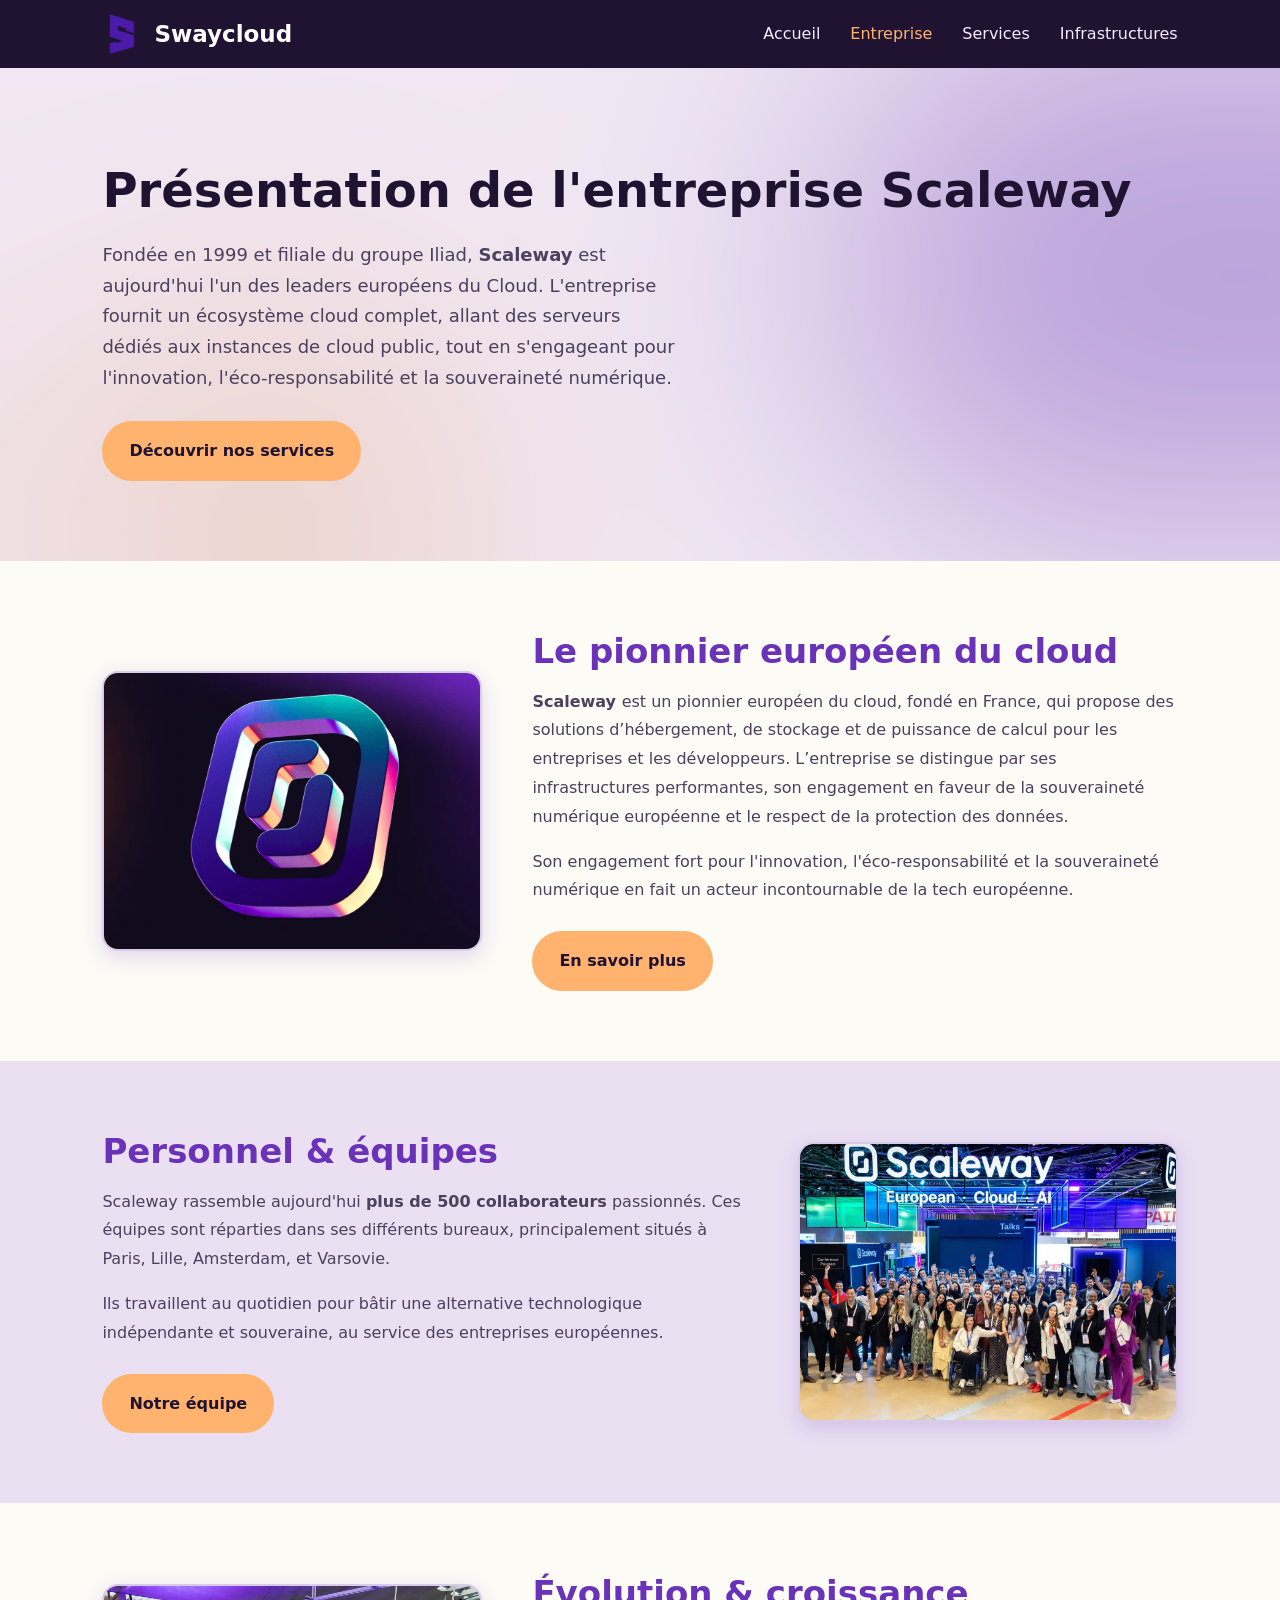
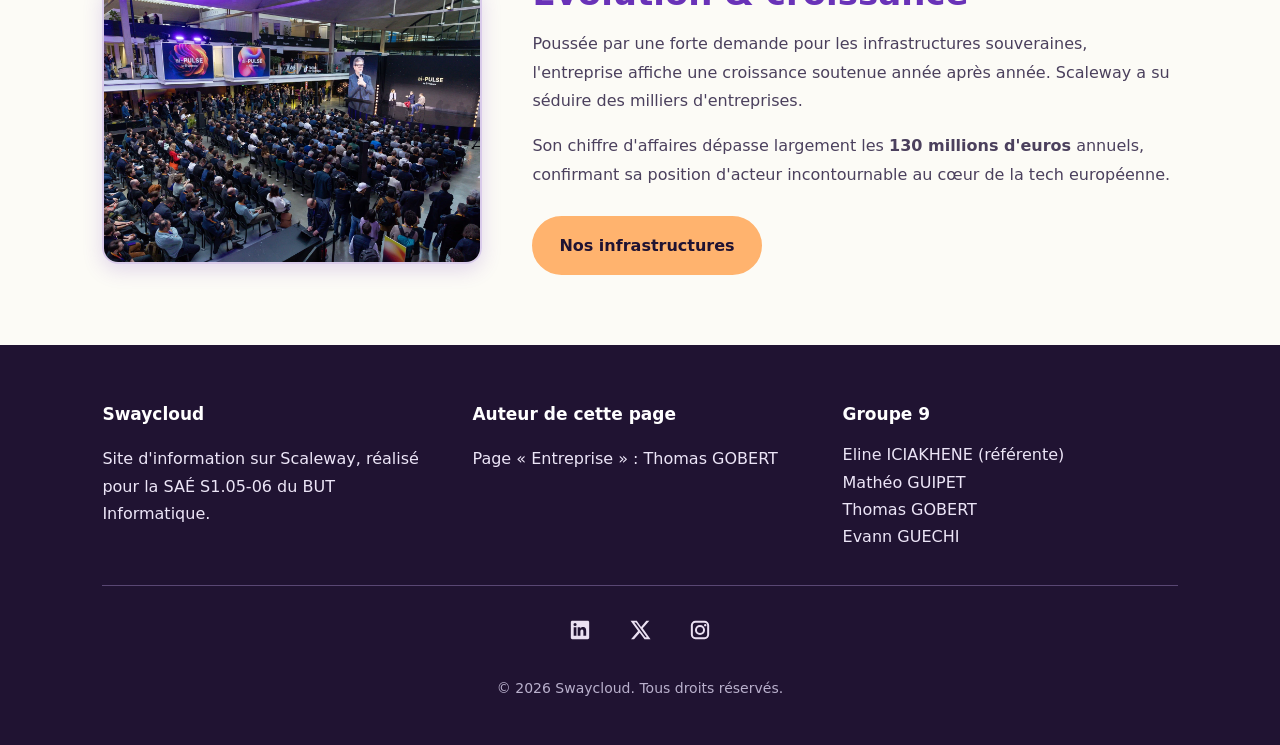
<file: entreprise.html>
<!DOCTYPE html>
<html lang="fr">

<head>
    <meta charset="utf-8">
    <meta name="viewport" content="width=device-width, initial-scale=1">
    <meta name="author" content="Thomas GOBERT">
    <title>Entreprise - Swaycloud</title>
    <link rel="icon" href="images/logo.png">
    <link rel="stylesheet" href="style.css">
</head>

<body>

    <nav class="navigation" aria-label="Menu principal">
        <a href="index.html" class="marque">
            <img src="images/logo.png" alt="">
            <span>Swaycloud</span>
        </a>

        <div class="menu">
            <a href="index.html">Accueil</a>
            <a href="entreprise.html" class="actif" aria-current="page">Entreprise</a>
            <a href="services.html">Services</a>
            <a href="infrastructures.html">Infrastructures</a>
        </div>
    </nav>

    <main>

        <!-- HERO -->
        <section class="hero">
            <div class="container">
                <h1>Présentation de l'entreprise Scaleway</h1>
                <p class="introduction">
                    Fondée en 1999 et filiale du groupe Iliad, <strong>Scaleway</strong> est aujourd'hui
                    l'un des leaders européens du Cloud. L'entreprise fournit un écosystème cloud complet,
                    allant des serveurs dédiés aux instances de cloud public, tout en s'engageant pour
                    l'innovation, l'éco-responsabilité et la souveraineté numérique.
                </p>
                <div class="boutons">
                    <a href="services.html" class="bouton">Découvrir nos services</a>
                </div>
            </div>
        </section>

        <!-- SECTION 1 : image à gauche -->
        <section class="section">
            <div class="container deux-colonnes">
                <img src="images/scaleway.jpg" alt="Logo Scaleway" class="image-carte">
                <div class="bloc-texte">
                    <h2>Le pionnier européen du cloud</h2>
                    <p><strong>Scaleway </strong>est un pionnier européen du cloud, fondé en France, qui propose des solutions d’hébergement, de stockage et de puissance de calcul pour les entreprises et les développeurs. L’entreprise se distingue par ses infrastructures performantes, son engagement en faveur de la souveraineté numérique européenne et le respect de la protection des données. </p>
                    <p>
                        Son engagement fort pour l'innovation, l'éco-responsabilité et la souveraineté
                        numérique en fait un acteur incontournable de la tech européenne.
                    </p>
                    <a href="https://www.welcometothejungle.com/fr/companies-v1/scaleway/team" class="bouton" target="_blank" rel="noopener noreferrer">En savoir plus</a>
                </div>
            </div>
        </section>

        <!-- SECTION 2 : image à droite -->
        <section class="section section--alt">
            <div class="container deux-colonnes deux-colonnes--inverse">
                <img src="images/équipe_scaleway.jpg" alt="Équipe Scaleway" class="image-carte">
                <div class="bloc-texte">
                    <h2>Personnel &amp; équipes</h2>
                    <p>
                        Scaleway rassemble aujourd'hui <strong>plus de 500 collaborateurs</strong> passionnés.
                        Ces équipes sont réparties dans ses différents bureaux, principalement situés à
                        Paris, Lille, Amsterdam, et Varsovie.
                    </p>
                    <p>
                        Ils travaillent au quotidien pour bâtir une alternative technologique indépendante
                        et souveraine, au service des entreprises européennes.
                    </p>
                    <a href="https://www.linkedin.com/company/scaleway/" class="bouton" target="_blank" rel="noopener noreferrer">Notre équipe</a>
                </div>
            </div>
        </section>

        <!-- SECTION 3 : image à gauche -->
        <section class="section">
            <div class="container deux-colonnes">
                <img src="images/images_scaleway.webp" alt="Datacenter Scaleway" class="image-carte">
                <div class="bloc-texte">
                    <h2>Évolution &amp; croissance</h2>
                    <p>
                        Poussée par une forte demande pour les infrastructures souveraines, l'entreprise
                        affiche une croissance soutenue année après année. Scaleway a su séduire des
                        milliers d'entreprises.
                    </p>
                    <p>
                        Son chiffre d'affaires dépasse largement les <strong>130 millions d'euros</strong>
                        annuels, confirmant sa position d'acteur incontournable au cœur de la tech européenne.
                    </p>
                    <a href="infrastructures.html" class="bouton">Nos infrastructures</a>
                </div>
            </div>
        </section>
    </main>

    <footer class="site-footer">
        <div class="container">

            <div class="footer-grid">
                <div>
                    <p class="footer-title">Swaycloud</p>
                    <p>Site d'information sur Scaleway, réalisé pour la SAÉ S1.05-06 du BUT Informatique.</p>
                </div>

                <div>
                    <p class="footer-title">Auteur de cette page</p>
                    <p>Page « Entreprise » : Thomas GOBERT</p>
                </div>

                <div>
                    <p class="footer-title">Groupe 9</p>
                    <ul>
                        <li>Eline ICIAKHENE (référente)</li>
                        <li>Mathéo GUIPET</li>
                        <li>Thomas GOBERT</li>
                        <li>Evann GUECHI</li>
                    </ul>
                </div>
            </div>

            <nav class="social-links" aria-label="Réseaux sociaux de Scaleway">
                <a href="https://www.linkedin.com/company/scaleway/" target="_blank" rel="noopener noreferrer" aria-label="LinkedIn de Scaleway">
                    <svg viewBox="0 0 24 24" aria-hidden="true" focusable="false">
                        <path fill="currentColor" d="M20.45 2H3.55C2.69 2 2 2.68 2 3.52v16.96c0 .84.69 1.52 1.55 1.52h16.9c.86 0 1.55-.68 1.55-1.52V3.52c0-.84-.69-1.52-1.55-1.52ZM8.08 18.34H5.12V9.01h2.96v9.33ZM6.6 7.74a1.72 1.72 0 1 1 0-3.44 1.72 1.72 0 0 1 0 3.44Zm12.03 10.6h-2.95v-4.54c0-1.08-.02-2.47-1.5-2.47-1.5 0-1.73 1.17-1.73 2.39v4.62H9.5V9.01h2.83v1.27h.04c.4-.73 1.36-1.5 2.8-1.5 3 0 3.56 1.97 3.56 4.53v5.03Z"/>
                    </svg>
                </a>
                <a href="https://x.com/Scaleway" target="_blank" rel="noopener noreferrer" aria-label="X de Scaleway">
                    <svg viewBox="0 0 24 24" aria-hidden="true" focusable="false">
                        <path fill="currentColor" d="M18.9 2h3.3l-7.2 8.2L23.5 22h-6.6l-5.2-7.1L5.5 22H2.2l7.7-8.8L1.7 2h6.8l4.7 6.6L18.9 2Zm-1.2 18h1.8L7.6 3.9H5.7L17.7 20Z"/>
                    </svg>
                </a>
                <a href="https://www.instagram.com/scaleway/" target="_blank" rel="noopener noreferrer" aria-label="Instagram de Scaleway">
                    <svg viewBox="0 0 24 24" aria-hidden="true" focusable="false">
                        <path fill="currentColor" d="M7 2h10a5 5 0 0 1 5 5v10a5 5 0 0 1-5 5H7a5 5 0 0 1-5-5V7a5 5 0 0 1 5-5Zm0 2.2A2.8 2.8 0 0 0 4.2 7v10A2.8 2.8 0 0 0 7 19.8h10a2.8 2.8 0 0 0 2.8-2.8V7A2.8 2.8 0 0 0 17 4.2H7Zm5 2.3a5.5 5.5 0 1 1 0 11 5.5 5.5 0 0 1 0-11Zm0 2.2a3.3 3.3 0 1 0 0 6.6 3.3 3.3 0 0 0 0-6.6Zm5.7-3.3a1.3 1.3 0 1 1 0 2.6 1.3 1.3 0 0 1 0-2.6Z"/>
                    </svg>
                </a>
            </nav>

            <p class="footer-copyright">© 2026 Swaycloud. Tous droits réservés.</p>

        </div>
    </footer>

</body>
</html>
</file>
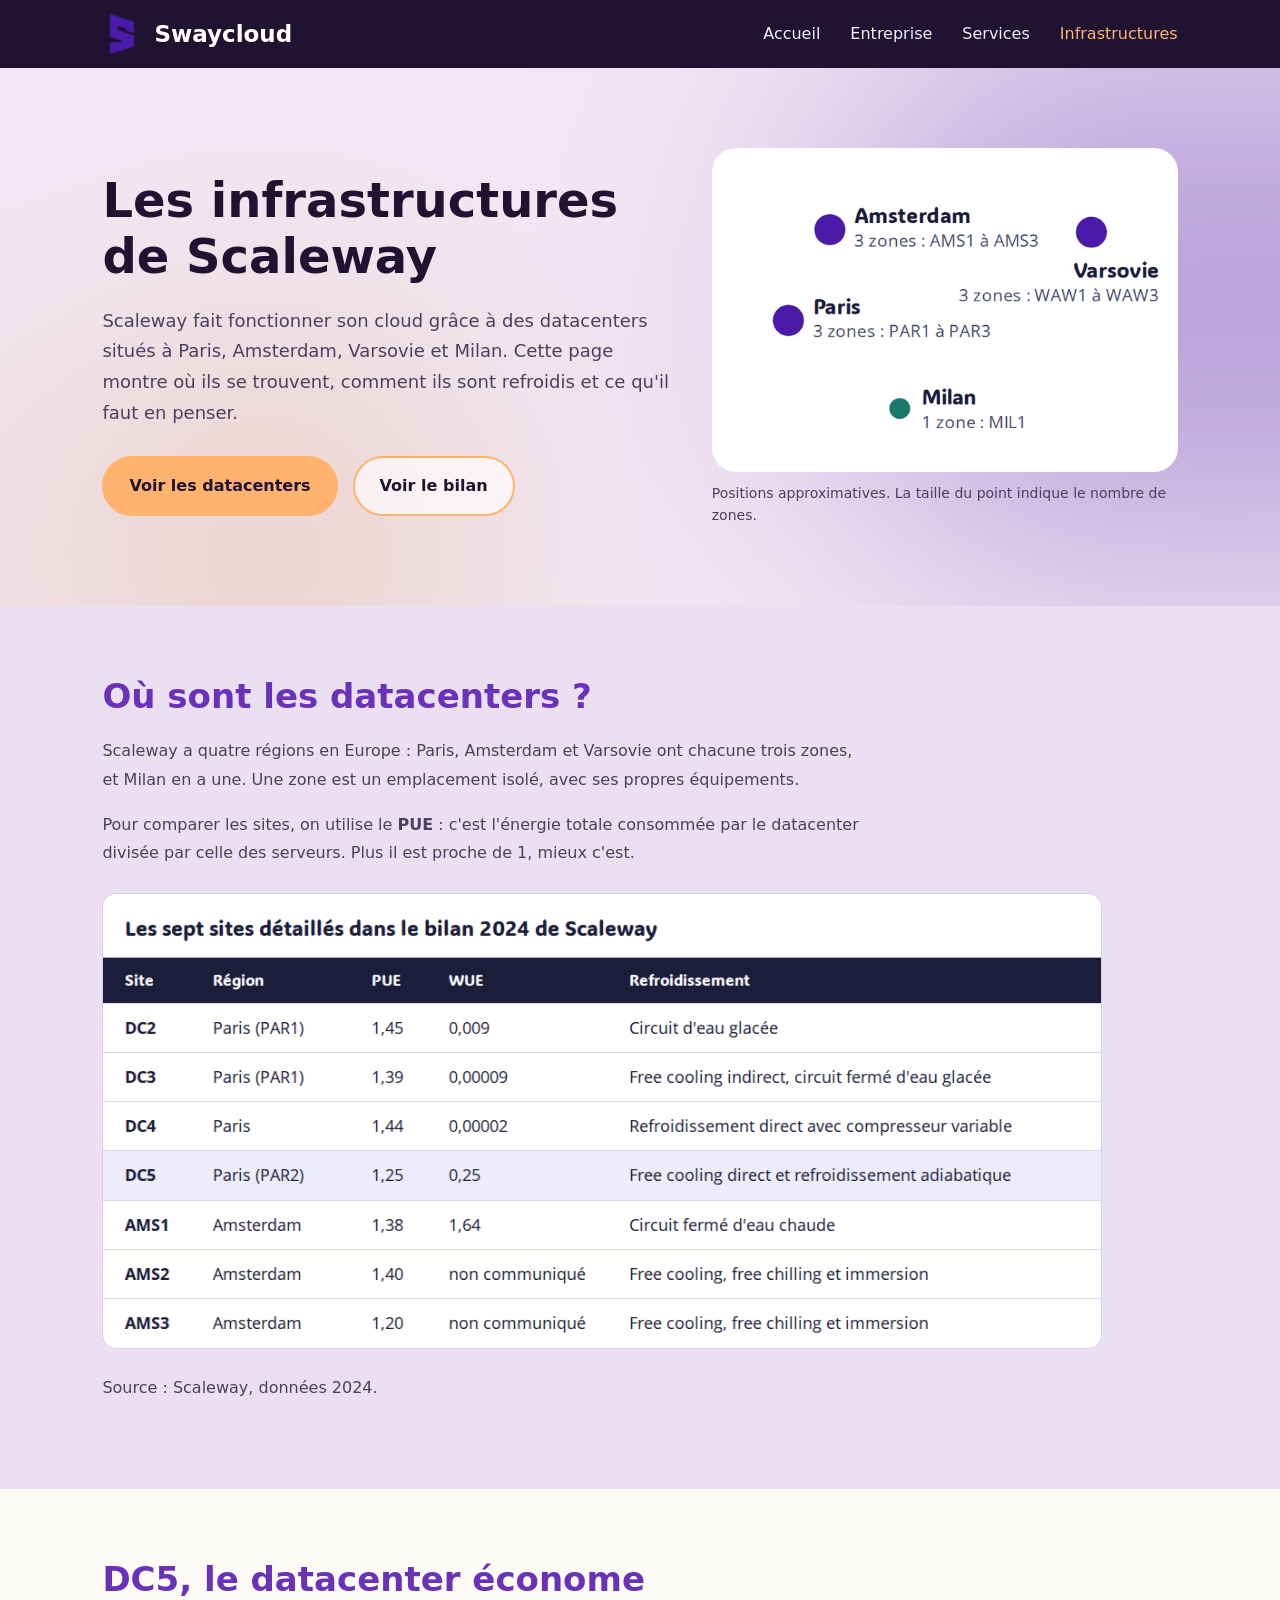
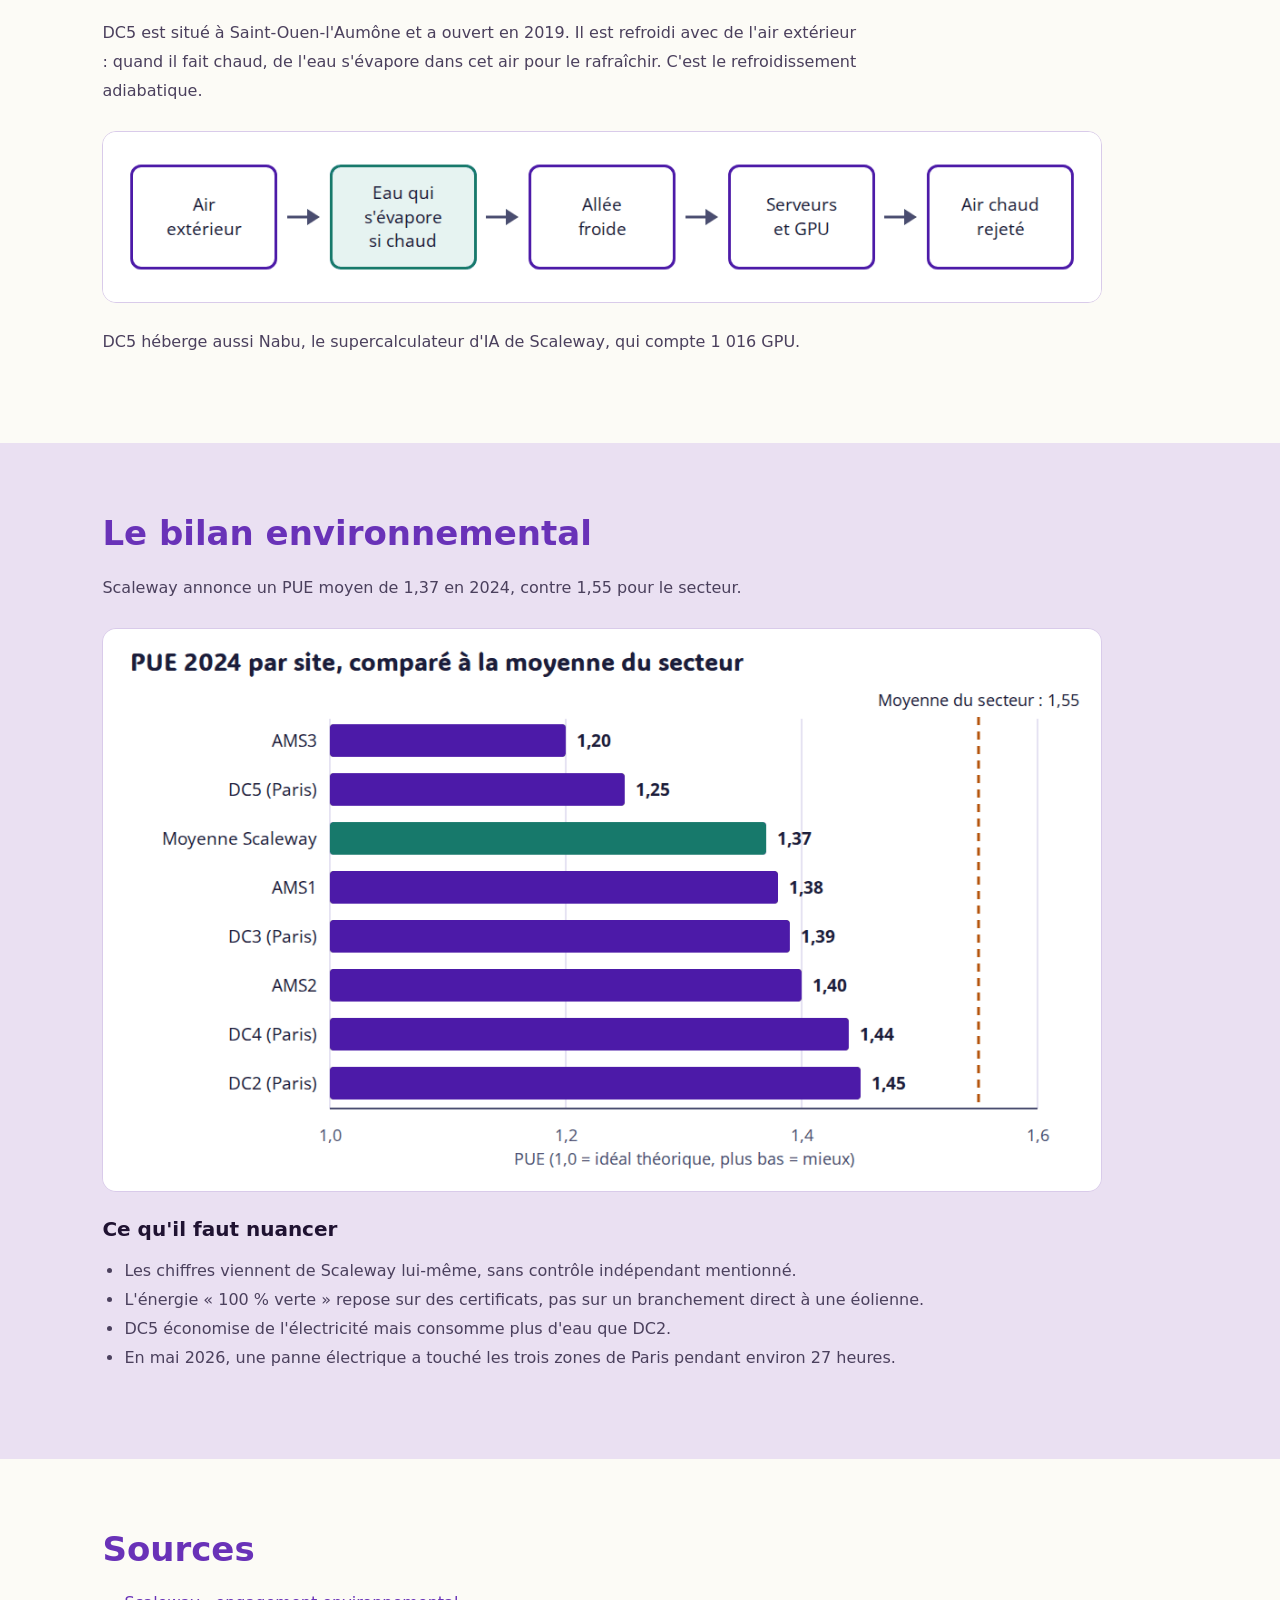
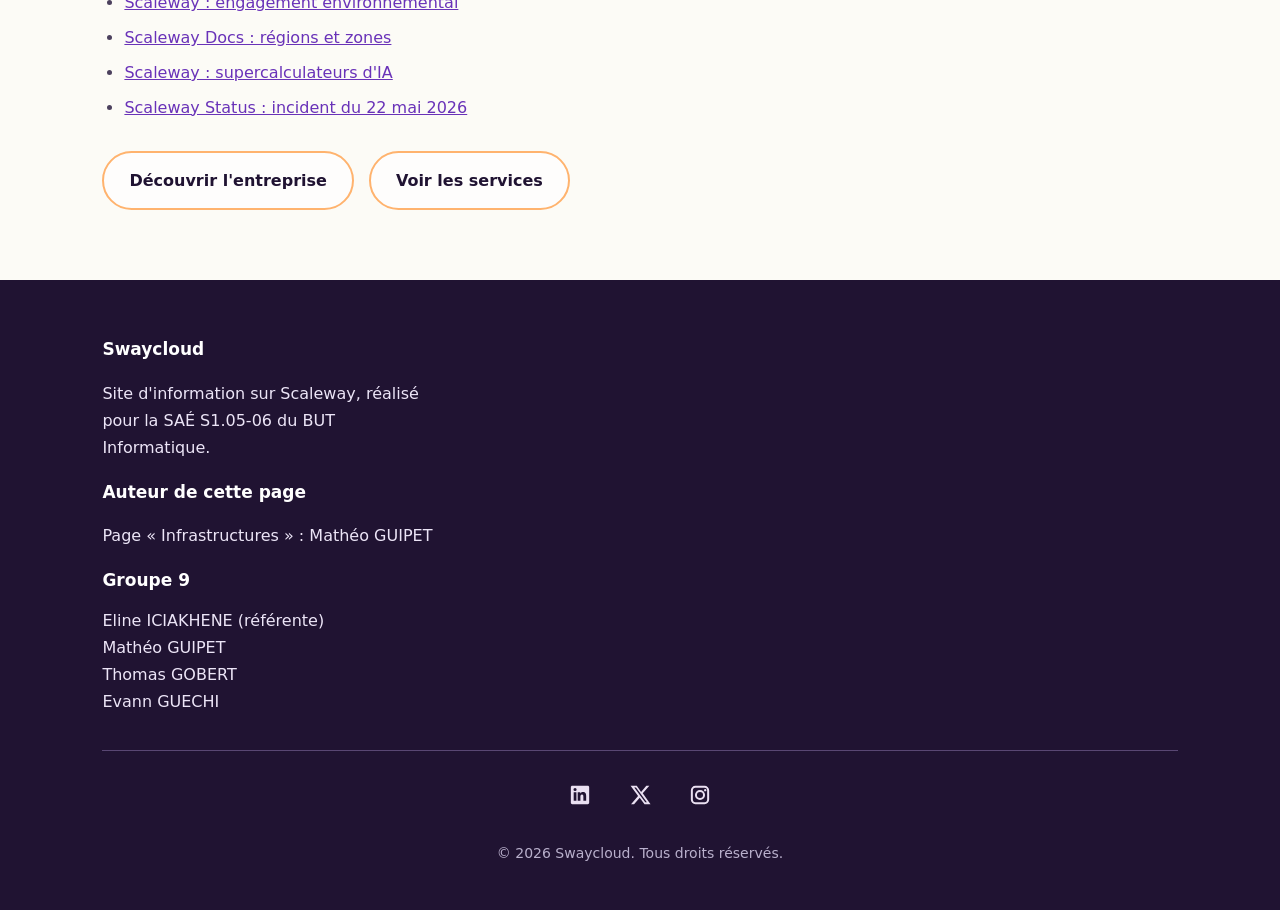
<file: infrastructures.html>
<!DOCTYPE html>
<html lang="fr">
<head>
    <meta charset="utf-8">
    <meta name="viewport" content="width=device-width, initial-scale=1">
    <meta name="author" content="Mathéo GUIPET">
    <title>Infrastructures - Swaycloud</title>
    <link rel="icon" href="images/logo.png">
    <link rel="stylesheet" href="style.css">
</head>
<body>
  <nav class="navigation" aria-label="Menu principal">
        <a href="index.html" class="marque">
            <img src="images/logo.png" alt="">
            <span>Swaycloud</span>
        </a>

        <div class="menu">
            <a href="index.html">Accueil</a>
            <a href="entreprise.html">Entreprise</a>
            <a href="services.html">Services</a>
            <a href="infrastructures.html" class="actif" aria-current="page">Infrastructures</a>
        </div>
  </nav>


 <main>

        <!-- HERO -->
        <section class="hero">
            <div class="container hero-grille">
                <div>
                    <h1>Les infrastructures de Scaleway</h1>
                    <p class="introduction">
                        Scaleway fait fonctionner son cloud grâce à des datacenters situés à Paris, Amsterdam,
                        Varsovie et Milan. Cette page montre où ils se trouvent, comment ils sont refroidis et ce
                        qu'il faut en penser.
                    </p>
                    <div class="boutons">
                        <a class="bouton" href="#datacenters">Voir les datacenters</a>
                        <a class="bouton bouton-secondaire" href="#bilan">Voir le bilan</a>
                    </div>
                </div>
                <figure>
                    <img src="images/carte-regions.png" width="648" height="450" alt="Carte des quatre régions de Scaleway : Amsterdam, Varsovie, Paris et Milan.">
                    <figcaption class="legende">Positions approximatives. La taille du point indique le nombre de zones.</figcaption>
                </figure>
            </div>
        </section>

        <!-- DATACENTERS -->
        <section class="section section--alt" id="datacenters">
            <div class="container">
                <h2>Où sont les datacenters ?</h2>
                <p>Scaleway a quatre régions en Europe : Paris, Amsterdam et Varsovie ont chacune trois zones, et Milan en a une. Une zone est un emplacement isolé, avec ses propres équipements.</p>
                <p>Pour comparer les sites, on utilise le <strong>PUE</strong> : c'est l'énergie totale consommée par le datacenter divisée par celle des serveurs. Plus il est proche de 1, mieux c'est.</p>
                <img class="image-contenu" src="images/tableau-datacenters.png" width="1100" height="500" alt="Tableau des sept sites avec leur PUE, leur WUE et leur refroidissement. DC5 a le meilleur PUE de Paris (1,25) et AMS3 le meilleur de tous (1,20).">
                <p>Source : Scaleway, données 2024.</p>
            </div>
        </section>

        <!-- DC5 -->
        <section class="section">
            <div class="container">
                <h2>DC5, le datacenter économe</h2>
                <p>DC5 est situé à Saint-Ouen-l'Aumône et a ouvert en 2019. Il est refroidi avec de l'air extérieur : quand il fait chaud, de l'eau s'évapore dans cet air pour le rafraîchir. C'est le refroidissement adiabatique.</p>
                <img class="image-contenu" src="images/schema-refroidissement.png" width="1100" height="188" alt="Schéma : l'air extérieur reçoit de l'eau qui s'évapore, passe dans l'allée froide, traverse les serveurs puis est rejeté chaud.">
                <p>DC5 héberge aussi Nabu, le supercalculateur d'IA de Scaleway, qui compte 1 016 GPU.</p>
            </div>
        </section>

        <!-- BILAN -->
        <section class="section section--alt" id="bilan">
            <div class="container">
                <h2>Le bilan environnemental</h2>
                <p>Scaleway annonce un PUE moyen de 1,37 en 2024, contre 1,55 pour le secteur.</p>
                <img class="image-contenu" src="images/graphique-pue.png" width="1100" height="620" alt="Graphique du PUE de chaque site : tous sont sous la moyenne du secteur (1,55).">
                <h3>Ce qu'il faut nuancer</h3>
                <ul>
                    <li>Les chiffres viennent de Scaleway lui-même, sans contrôle indépendant mentionné.</li>
                    <li>L'énergie « 100 % verte » repose sur des certificats, pas sur un branchement direct à une éolienne.</li>
                    <li>DC5 économise de l'électricité mais consomme plus d'eau que DC2.</li>
                    <li>En mai 2026, une panne électrique a touché les trois zones de Paris pendant environ 27 heures.</li>
                </ul>
            </div>
        </section>

        <!-- SOURCES -->
        <section class="section">
            <div class="container">
                <h2>Sources</h2>
                <ul class="liste-sources">
                    <li><a href="https://www.scaleway.com/fr/leadership-environnemental/">Scaleway : engagement environnemental</a></li>
                    <li><a href="https://www.scaleway.com/en/docs/account/reference-content/products-availability/">Scaleway Docs : régions et zones</a></li>
                    <li><a href="https://scaleway.com/en/ai-supercomputers">Scaleway : supercalculateurs d'IA</a></li>
                    <li><a href="https://status.scaleway.com/incidents/qkj49g6g3ykp">Scaleway Status : incident du 22 mai 2026</a></li>
                </ul>
                <div class="boutons">
                    <a class="bouton bouton-secondaire" href="entreprise.html">Découvrir l'entreprise</a>
                    <a class="bouton bouton-secondaire" href="services.html">Voir les services</a>
                </div>
            </div>
        </section>
    </main>

    <footer class="site-footer">
        <div class="container">

            <div class="footer-grid">
                <div>
                    <p class="footer-title">Swaycloud</p>
                    <p>Site d'information sur Scaleway, réalisé pour la SAÉ S1.05-06 du BUT Informatique.</p>
                </div>
                </div>
                <div>
                    <p class="footer-title">Auteur de cette page</p>
                    <p>Page « Infrastructures » : Mathéo GUIPET</p>
                </div>

                <div>
                    <p class="footer-title">Groupe 9</p>
                    <ul>
                        <li>Eline ICIAKHENE (référente)</li>
                        <li>Mathéo GUIPET</li>
                        <li>Thomas GOBERT</li>
                        <li>Evann GUECHI</li>
                    </ul>
                </div>
            </div>

            <nav class="social-links" aria-label="Réseaux sociaux de Scaleway">
                <a href="https://www.linkedin.com/company/scaleway/" target="_blank" rel="noopener noreferrer" aria-label="LinkedIn de Scaleway">
                    <svg viewBox="0 0 24 24" aria-hidden="true" focusable="false">
                        <path fill="currentColor" d="M20.45 2H3.55C2.69 2 2 2.68 2 3.52v16.96c0 .84.69 1.52 1.55 1.52h16.9c.86 0 1.55-.68 1.55-1.52V3.52c0-.84-.69-1.52-1.55-1.52ZM8.08 18.34H5.12V9.01h2.96v9.33ZM6.6 7.74a1.72 1.72 0 1 1 0-3.44 1.72 1.72 0 0 1 0 3.44Zm12.03 10.6h-2.95v-4.54c0-1.08-.02-2.47-1.5-2.47-1.5 0-1.73 1.17-1.73 2.39v4.62H9.5V9.01h2.83v1.27h.04c.4-.73 1.36-1.5 2.8-1.5 3 0 3.56 1.97 3.56 4.53v5.03Z"/>
                    </svg>
                </a>
                <a href="https://x.com/Scaleway" target="_blank" rel="noopener noreferrer" aria-label="X de Scaleway">
                    <svg viewBox="0 0 24 24" aria-hidden="true" focusable="false">
                        <path fill="currentColor" d="M18.9 2h3.3l-7.2 8.2L23.5 22h-6.6l-5.2-7.1L5.5 22H2.2l7.7-8.8L1.7 2h6.8l4.7 6.6L18.9 2Zm-1.2 18h1.8L7.6 3.9H5.7L17.7 20Z"/>
                    </svg>
                </a>
                <a href="https://www.instagram.com/scaleway/" target="_blank" rel="noopener noreferrer" aria-label="Instagram de Scaleway">
                    <svg viewBox="0 0 24 24" aria-hidden="true" focusable="false">
                        <path fill="currentColor" d="M7 2h10a5 5 0 0 1 5 5v10a5 5 0 0 1-5 5H7a5 5 0 0 1-5-5V7a5 5 0 0 1 5-5Zm0 2.2A2.8 2.8 0 0 0 4.2 7v10A2.8 2.8 0 0 0 7 19.8h10a2.8 2.8 0 0 0 2.8-2.8V7A2.8 2.8 0 0 0 17 4.2H7Zm5 2.3a5.5 5.5 0 1 1 0 11 5.5 5.5 0 0 1 0-11Zm0 2.2a3.3 3.3 0 1 0 0 6.6 3.3 3.3 0 0 0 0-6.6Zm5.7-3.3a1.3 1.3 0 1 1 0 2.6 1.3 1.3 0 0 1 0-2.6Z"/>
                    </svg>
                </a>
            </nav>

            <p class="footer-copyright">© 2026 Swaycloud. Tous droits réservés.</p>
  </footer>
</body>
</html>
</file>
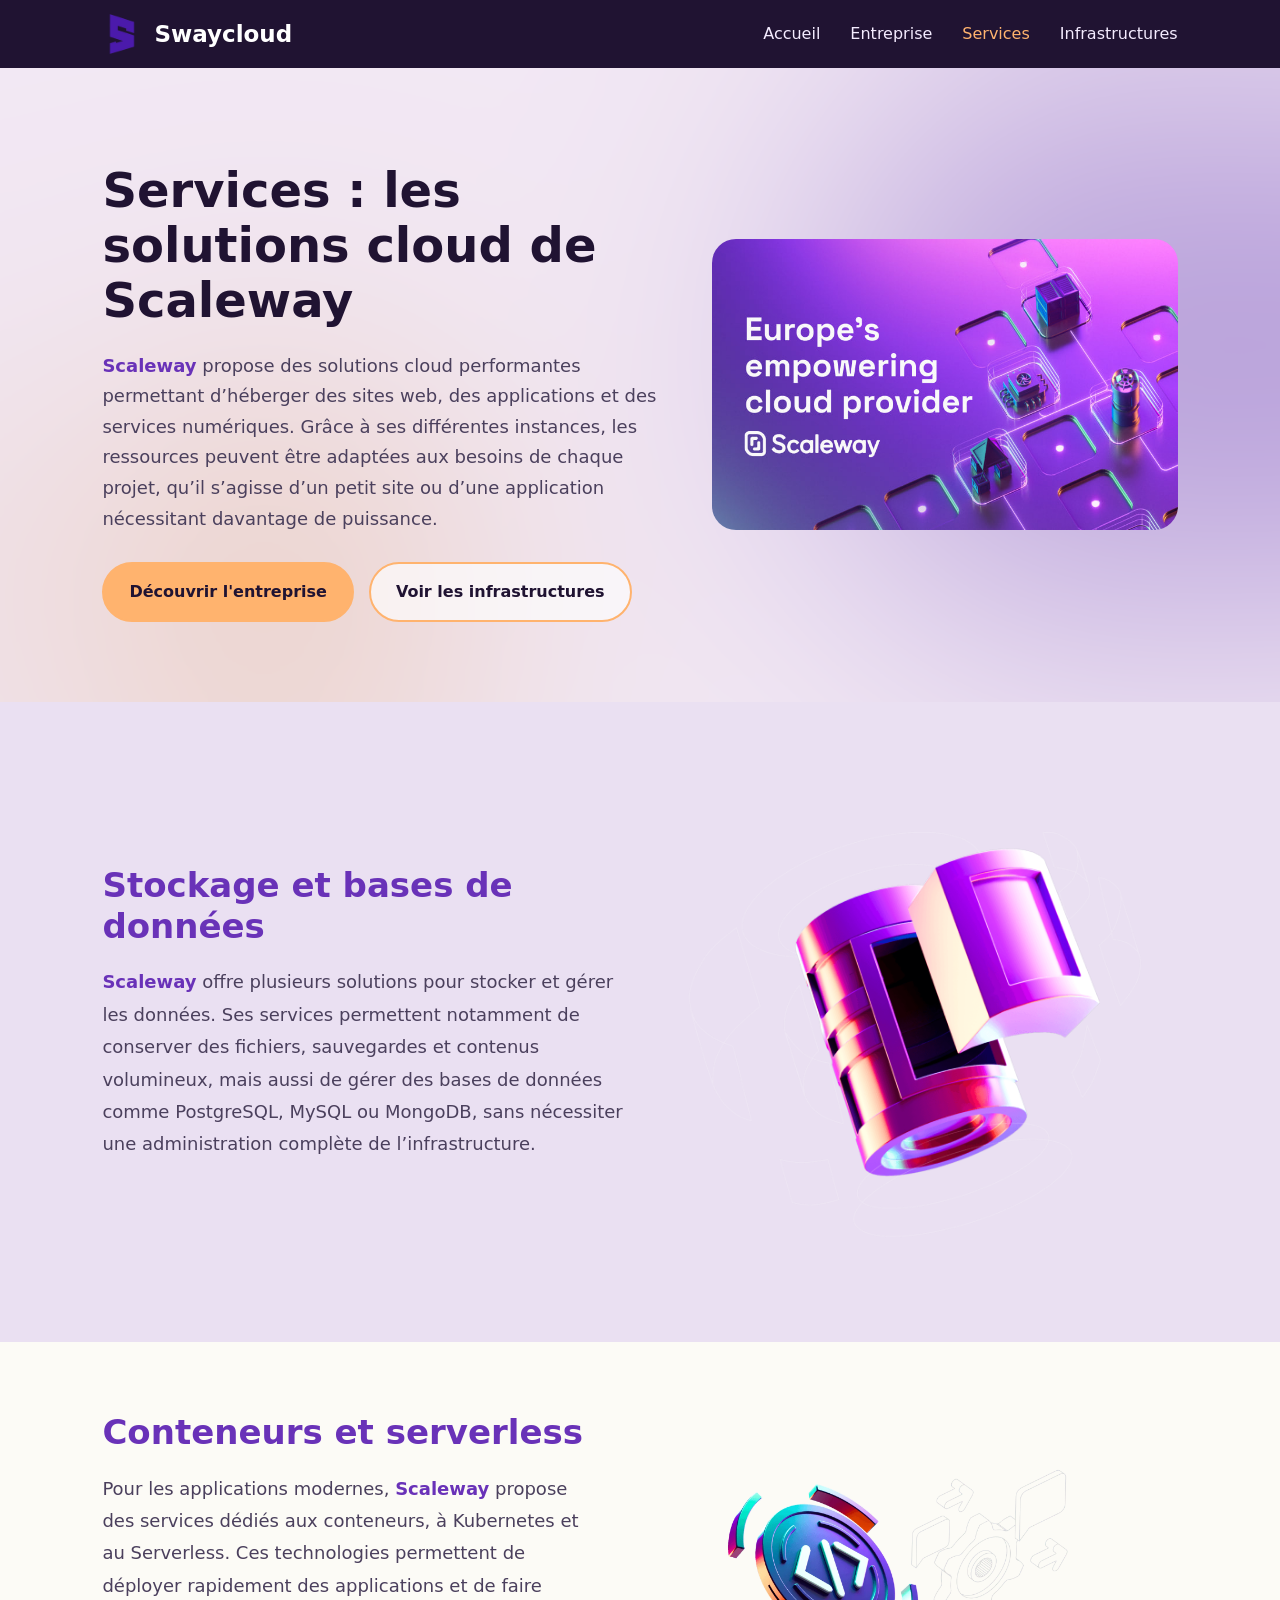
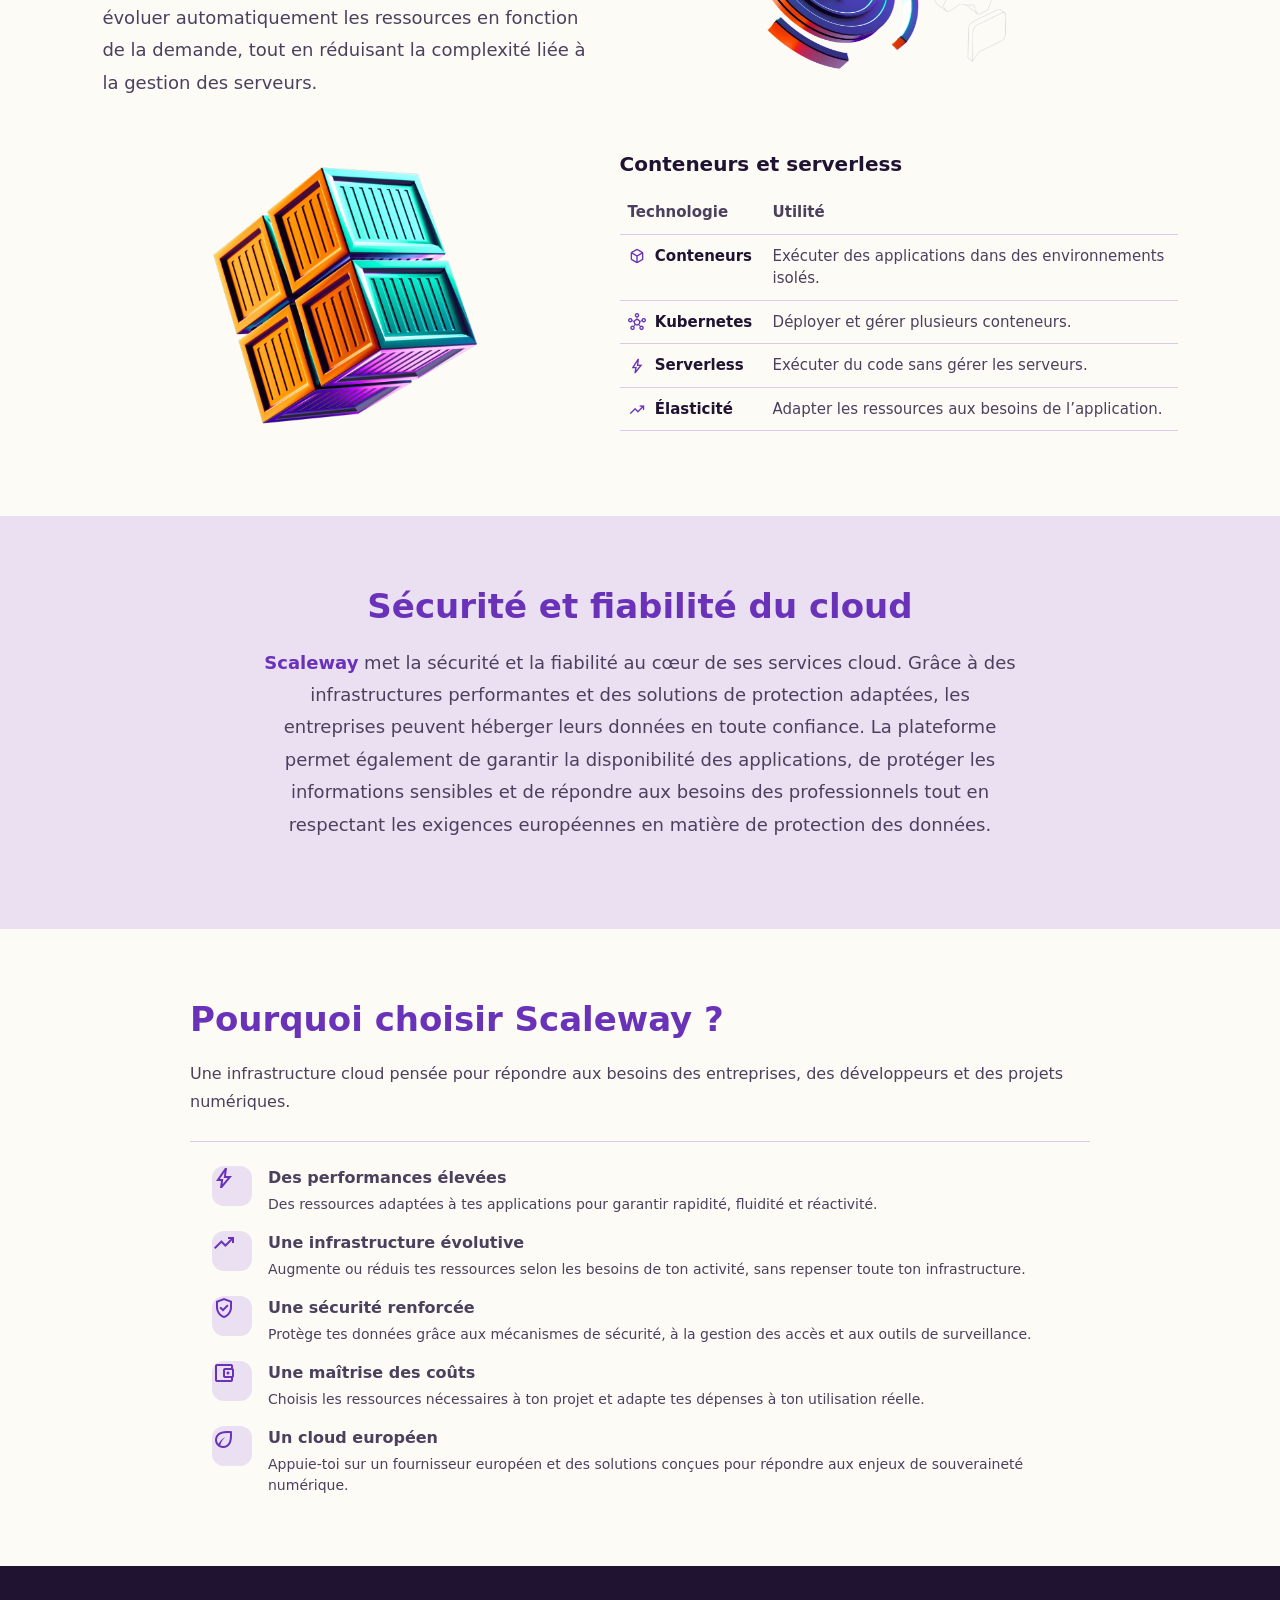
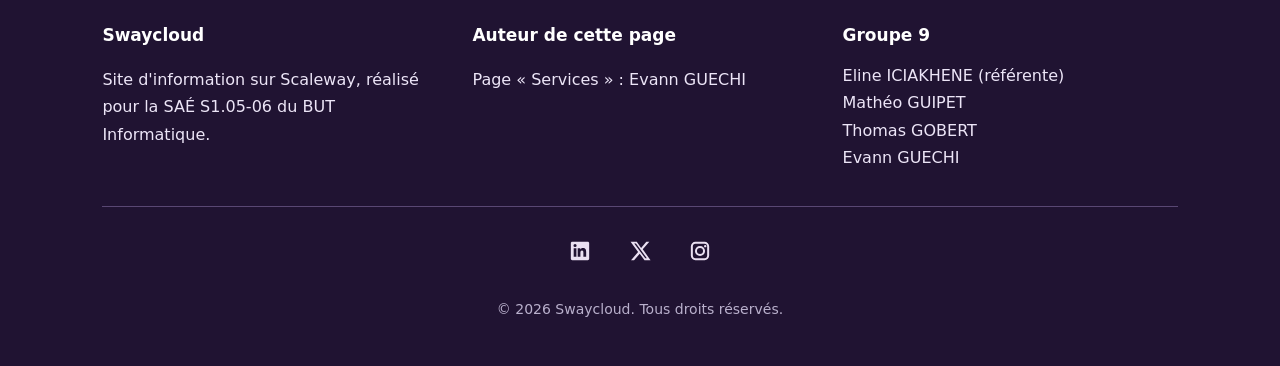
<file: services.html>
<!DOCTYPE html>
<html lang="fr">

<head>
    <meta charset="utf-8">
    <meta name="viewport" content="width=device-width, initial-scale=1">
    <meta name="author" content="Evann GUECHI">
    <title>Services - Swaycloud</title>
    <link rel="icon" href="images/logo.png">
    <link rel="stylesheet" href="style.css">
    <link href="https://fonts.googleapis.com/css2?family=Material+Symbols+Outlined:FILL@0" rel="stylesheet">
</head>

<body>

    <nav class="navigation" aria-label="Menu principal">
        <a href="index.html" class="marque">
            <img src="images/logo.png" alt="">
            <span>Swaycloud</span>
        </a>

        <div class="menu">
            <a href="index.html">Accueil</a>
            <a href="entreprise.html">Entreprise</a>
            <a href="services.html" class="actif" aria-current="page">Services</a>
            <a href="infrastructures.html">Infrastructures</a>
        </div>
    </nav>

    <main>

        <!-- HERO -->
        <section class="hero" aria-labelledby="titre-page">
            <div class="container hero-grille">
                <div>
                    <h1 id="titre-page">Services : les solutions cloud de Scaleway</h1>
                    <p class="introduction">
                        <span class="nom-marque">Scaleway</span> propose des solutions cloud performantes
                        permettant d’héberger des sites web, des applications et des services numériques. Grâce à ses
                        différentes instances, les ressources peuvent être adaptées aux besoins de chaque projet,
                        qu’il s’agisse d’un petit site ou d’une application nécessitant davantage de puissance.
                    </p>
                    <div class="boutons">
                        <a class="bouton" href="entreprise.html">Découvrir l'entreprise</a>
                        <a class="bouton bouton-secondaire" href="infrastructures.html">Voir les infrastructures</a>
                    </div>
                </div>
                <img src="images/scaleway-og.png" width="600" height="400" alt="Illustration des services cloud Scaleway">
            </div>
        </section>

        <!-- STOCKAGE -->
        <section class="section section--alt" id="stockage" aria-labelledby="titre-stockage">
            <div class="container">
                <div class="section-head">
                    <h2 id="titre-stockage">Stockage et bases de données</h2>
                    <p>
                        <span class="nom-marque">Scaleway</span> offre plusieurs solutions pour stocker et gérer les
                        données. Ses services permettent notamment de conserver des fichiers, sauvegardes et contenus
                        volumineux, mais aussi de gérer des bases de données comme PostgreSQL, MySQL ou MongoDB, sans
                        nécessiter une administration complète de l’infrastructure.
                    </p>
                </div>
                <img src="images/logo_bdd.png" width="600" height="400" class="img-service" alt="Illustration du stockage et des bases de données">
            </div>
        </section>

        <!-- CONTENEURS ET SERVERLESS -->
        <section class="section" id="serverless" aria-labelledby="titre-serverless">
            <div class="container">
                <div class="section-head">
                    <h2 id="titre-serverless">Conteneurs et serverless</h2>
                    <p>
                        Pour les applications modernes, <span class="nom-marque">Scaleway</span> propose des services
                        dédiés aux conteneurs, à Kubernetes et au Serverless. Ces technologies permettent de déployer
                        rapidement des applications et de faire évoluer automatiquement les ressources en fonction de
                        la demande, tout en réduisant la complexité liée à la gestion des serveurs.
                    </p>
                </div>
                <img src="images/logo_container.png" width="800" height="600" class="img-service img-conteneurs" alt="Illustration des conteneurs">
                <img src="images/logo_serverless.png" width="600" height="400" class="img-service img-serverless" alt="Illustration des services serverless">

                <div class="tableau-technologies">
                    <table>
                        <caption>Conteneurs et serverless</caption>
                        <thead>
                            <tr>
                                <th scope="col">Technologie</th>
                                <th scope="col">Utilité</th>
                            </tr>
                        </thead>
                        <tbody>
                    <tr>
                        <th scope="row"><span class="material-symbols-outlined" aria-hidden="true">deployed_code</span> Conteneurs</th>
                        <td>Exécuter des applications dans des environnements isolés.</td>
                    </tr>
                    <tr>
                        <th scope="row"><span class="material-symbols-outlined" aria-hidden="true">hub</span> Kubernetes</th>
                        <td>Déployer et gérer plusieurs conteneurs.</td>
                    </tr>
                    <tr>
                        <th scope="row"><span class="material-symbols-outlined" aria-hidden="true">bolt</span> Serverless</th>
                        <td>Exécuter du code sans gérer les serveurs.</td>
                    </tr>
                    <tr>
                        <th scope="row"><span class="material-symbols-outlined" aria-hidden="true">trending_up</span> Élasticité</th>
                        <td>Adapter les ressources aux besoins de l’application.</td>
                    </tr>
                        </tbody>
                    </table>
                </div>
            </div>
        </section>

        <!-- SÉCURITÉ -->
        <section class="section section--alt" id="securite" aria-labelledby="titre-securite">
            <div class="container">
                <div class="section-head">
                    <h2 id="titre-securite">Sécurité et fiabilité du cloud</h2>
                    <p>
                        <span class="nom-marque">Scaleway</span> met la sécurité et la fiabilité au cœur de ses
                        services cloud. Grâce à des infrastructures performantes et des solutions de protection
                        adaptées, les entreprises peuvent héberger leurs données en toute confiance. La plateforme
                        permet également de garantir la disponibilité des applications, de protéger les informations
                        sensibles et de répondre aux besoins des professionnels tout en respectant les exigences
                        européennes en matière de protection des données.
                    </p>
                </div>
            </div>
        </section>

        <!-- POURQUOI SCALEWAY -->
        <section class="section" id="pourquoi" aria-labelledby="titre-pourquoi">
            <div class="container avantages">
                <div class="avantages-intro">
                    <h2 id="titre-pourquoi">Pourquoi choisir Scaleway ?</h2>
                    <p>Une infrastructure cloud pensée pour répondre aux besoins des entreprises, des développeurs et des projets numériques.</p>
                </div>
                <ul class="avantages-liste">
                <li class="avantage">
                    <span class="avantage-icone material-symbols-outlined" aria-hidden="true">bolt</span>
                    <div>
                        <h3>Des performances élevées</h3>
                        <p>Des ressources adaptées à tes applications pour garantir rapidité, fluidité et réactivité.</p>
                    </div>
                </li>
                <li class="avantage">
                    <span class="avantage-icone material-symbols-outlined" aria-hidden="true">trending_up</span>
                    <div>
                        <h3>Une infrastructure évolutive</h3>
                        <p>Augmente ou réduis tes ressources selon les besoins de ton activité, sans repenser toute ton infrastructure.</p>
                    </div>
                </li>
                <li class="avantage">
                    <span class="avantage-icone material-symbols-outlined" aria-hidden="true">verified_user</span>
                    <div>
                        <h3>Une sécurité renforcée</h3>
                        <p>Protège tes données grâce aux mécanismes de sécurité, à la gestion des accès et aux outils de surveillance.</p>
                    </div>
                </li>
                <li class="avantage">
                    <span class="avantage-icone material-symbols-outlined" aria-hidden="true">account_balance_wallet</span>
                    <div>
                        <h3>Une maîtrise des coûts</h3>
                        <p>Choisis les ressources nécessaires à ton projet et adapte tes dépenses à ton utilisation réelle.</p>
                    </div>
                </li>
                <li class="avantage">
                    <span class="avantage-icone material-symbols-outlined" aria-hidden="true">eco</span>
                    <div>
                        <h3>Un cloud européen</h3>
                        <p>Appuie-toi sur un fournisseur européen et des solutions conçues pour répondre aux enjeux de souveraineté numérique.</p>
                    </div>
                </li>
                </ul>
            </div>
        </section>
    </main>

    <footer class="site-footer">
        <div class="container">

            <div class="footer-grid">
                <div>
                    <p class="footer-title">Swaycloud</p>
                    <p>Site d'information sur Scaleway, réalisé pour la SAÉ S1.05-06 du BUT Informatique.</p>
                </div>

                <div>
                    <p class="footer-title">Auteur de cette page</p>
                    <p>Page « Services » : Evann GUECHI</p>
                </div>

                <div>
                    <p class="footer-title">Groupe 9</p>
                    <ul>
                        <li>Eline ICIAKHENE (référente)</li>
                        <li>Mathéo GUIPET</li>
                        <li>Thomas GOBERT</li>
                        <li>Evann GUECHI</li>
                    </ul>
                </div>
            </div>

            <nav class="social-links" aria-label="Réseaux sociaux de Scaleway">
                <a href="https://www.linkedin.com/company/scaleway/" target="_blank" rel="noopener noreferrer" aria-label="LinkedIn de Scaleway">
                    <svg viewBox="0 0 24 24" aria-hidden="true" focusable="false">
                        <path fill="currentColor" d="M20.45 2H3.55C2.69 2 2 2.68 2 3.52v16.96c0 .84.69 1.52 1.55 1.52h16.9c.86 0 1.55-.68 1.55-1.52V3.52c0-.84-.69-1.52-1.55-1.52ZM8.08 18.34H5.12V9.01h2.96v9.33ZM6.6 7.74a1.72 1.72 0 1 1 0-3.44 1.72 1.72 0 0 1 0 3.44Zm12.03 10.6h-2.95v-4.54c0-1.08-.02-2.47-1.5-2.47-1.5 0-1.73 1.17-1.73 2.39v4.62H9.5V9.01h2.83v1.27h.04c.4-.73 1.36-1.5 2.8-1.5 3 0 3.56 1.97 3.56 4.53v5.03Z"/>
                    </svg>
                </a>
                <a href="https://x.com/Scaleway" target="_blank" rel="noopener noreferrer" aria-label="X de Scaleway">
                    <svg viewBox="0 0 24 24" aria-hidden="true" focusable="false">
                        <path fill="currentColor" d="M18.9 2h3.3l-7.2 8.2L23.5 22h-6.6l-5.2-7.1L5.5 22H2.2l7.7-8.8L1.7 2h6.8l4.7 6.6L18.9 2Zm-1.2 18h1.8L7.6 3.9H5.7L17.7 20Z"/>
                    </svg>
                </a>
                <a href="https://www.instagram.com/scaleway/" target="_blank" rel="noopener noreferrer" aria-label="Instagram de Scaleway">
                    <svg viewBox="0 0 24 24" aria-hidden="true" focusable="false">
                        <path fill="currentColor" d="M7 2h10a5 5 0 0 1 5 5v10a5 5 0 0 1-5 5H7a5 5 0 0 1-5-5V7a5 5 0 0 1 5-5Zm0 2.2A2.8 2.8 0 0 0 4.2 7v10A2.8 2.8 0 0 0 7 19.8h10a2.8 2.8 0 0 0 2.8-2.8V7A2.8 2.8 0 0 0 17 4.2H7Zm5 2.3a5.5 5.5 0 1 1 0 11 5.5 5.5 0 0 1 0-11Zm0 2.2a3.3 3.3 0 1 0 0 6.6 3.3 3.3 0 0 0 0-6.6Zm5.7-3.3a1.3 1.3 0 1 1 0 2.6 1.3 1.3 0 0 1 0-2.6Z"/>
                    </svg>
                </a>
            </nav>

            <p class="footer-copyright">© 2026 Swaycloud. Tous droits réservés.</p>

        </div>
    </footer>

</body>
</html>
</file>
<file: style.css>
/* ==========================================================
   Swaycloud : feuille de style UNIQUE (4 pages)
  
     1. Variables et base
     2. Menu
     3. Boutons
     4. Hero (en-tête de page)
     5. Sections génériques
     6. Page Accueil
     7. Page Entreprise
     8. Page Services
     9. Page Infrastructures
    10. Footer
    11. Responsive
    12. Accessibilité
   ========================================================== */


/* ==================== 1. VARIABLES ET BASE ==================== */

:root {
    --violet-fonce: #201332;
    --violet: #6932B8;
    --violet-clair: #9B57F5;
    --lavande: #EAE0F2;
    --peche: #FFB36E;
    --peche-clair: #FFD1A4;
    --creme: #FCFBF6;
    --texte-doux: #4B405D;
    --bordure: #D9CBEA;
}

* {
    box-sizing: border-box;
}

body {
    margin: 0;
    font-family: system-ui, -apple-system, "Segoe UI", sans-serif;
    line-height: 1.6;
    color: var(--violet-fonce);
    background-color: var(--creme);
}

img {
    max-width: 100%;
    height: auto;
}

h1, h2, h3 {
    line-height: 1.2;
}

a:focus-visible,
.bouton:focus-visible {
    outline: 3px solid var(--peche);
    outline-offset: 3px;
}

.container {
    max-width: 1120px;
    margin: 0 auto;
}

.sur-titre {
    color: var(--violet-clair);
    font-size: 13px;
    font-weight: bold;
    letter-spacing: 2px;
}


/* ==================== 2. MENU ==================== */

.navigation {
    position: sticky;
    top: 0;
    z-index: 10;
    display: flex;
    align-items: center;
    gap: 20px;
    padding: 14px 8%;
    background-color: var(--violet-fonce);
}

.marque {
    display: flex;
    align-items: center;
    gap: 12px;
    color: white;
    font-size: 23px;
    font-weight: bold;
    text-decoration: none;
}

.marque img {
    width: 40px;
    height: 40px;
    object-fit: contain;
}

.menu {
    display: flex;
    gap: 30px;
    margin-left: auto;
}

.menu a {
    color: #F4ECFF;
    text-decoration: none;
}

.menu a:hover,
.menu .actif {
    color: var(--peche);
}


/* ==================== 3. BOUTONS ==================== */

.boutons {
    display: flex;
    flex-wrap: wrap;
    gap: 15px;
    margin-top: 28px;
}

.bouton {
    display: inline-block;
    padding: 15px 25px;
    border-radius: 30px;
    background-color: var(--peche);
    border: 2px solid var(--peche);
    color: var(--violet-fonce);
    text-decoration: none;
    font-weight: 600;
}

.bouton:hover {
    background-color: var(--peche-clair);
    border-color: var(--peche-clair);
}

.bouton-secondaire {
    background-color: rgba(255, 255, 255, 0.65);
}

.bouton-secondaire:hover {
    background-color: var(--peche);
    border-color: var(--peche);
}


/* ==================== 4. HERO (en-tête de chaque page) ==================== */

.hero {
    padding: 80px 8%;
    background-image: url("images/fond_accueil.png");
    background-size: cover;
    background-position: center;
    background-repeat: no-repeat;
}

.hero h1 {
    font-size: 48px;
    line-height: 1.15;
    margin: 15px 0 22px;
}

.introduction {
    max-width: 580px;
    font-size: 18px;
    line-height: 1.7;
    color: var(--texte-doux);
}

/* Hero avec texte + image côte à côte (Services, Infrastructures) */
.hero-grille {
    display: grid;
    grid-template-columns: 1.1fr 0.9fr;
    gap: 40px;
    align-items: center;
}

.hero-grille img {
    display: block;
    width: 100%;
    border-radius: 24px;
}

.legende {
    margin: 10px 0 0;
    font-size: 14px;
    color: var(--texte-doux);
}

/* Hero de la page d'accueil */
.hero-accueil {
    display: flex;
    align-items: center;
    min-height: 530px;
}

.hero-accueil .hero-contenu {
    width: 60%;
}


/* ==================== 5. SECTIONS GÉNÉRIQUES ==================== */

.section {
    padding: 70px 8%;
    background-color: var(--creme);
}

.section--alt {
    background-color: var(--lavande);
}

.section h2 {
    margin: 0 0 20px;
    font-size: 34px;
    color: var(--violet);
}

.section h3 {
    margin: 24px 0 10px;
    font-size: 20px;
}

.section p,
.section li {
    line-height: 1.8;
    color: var(--texte-doux);
}

.section p {
    max-width: 760px;
}

.section ul {
    padding-left: 22px;
}

.section a:not(.bouton) {
    color: var(--violet);
}

.section a:not(.bouton):hover {
    color: var(--violet-fonce);
}

.section-head p {
    font-size: 18px;
}

.nom-marque {
    color: var(--violet);
    font-weight: 600;
}

/* Grandes images de contenu (tableaux, schémas, graphiques) */
.image-contenu {
    display: block;
    width: 100%;
    max-width: 1000px;
    margin: 25px 0;
    border: 1px solid var(--bordure);
    border-radius: 14px;
    background-color: white;
}


/* ==================== 6. PAGE ACCUEIL ==================== */

/* ----- Section logos ----- */

.logos {
    padding: 75px 8% 45px;
    background-image: url("images/fond_texture.png");
    background-size: cover;
    background-position: center top;
    background-repeat: no-repeat;
    background-color: var(--violet-fonce);
}

.bloc-logos {
    display: flex;
    align-items: center;
    position: relative;
    min-height: 260px;
    padding: 35px 30px;
    border-radius: 22px;
    background-color: var(--lavande);
}

.contenu-logos {
    width: 75%;
    min-width: 0;
}

.contenu-logos .sur-titre {
    margin-top: 0;
    color: var(--violet);
}

.contenu-logos h2 {
    margin: 12px 0 30px;
    font-size: 25px;
    color: var(--violet-fonce);
}

.ligne-logos {
    width: 100%;
    overflow: hidden;
}

.defilement {
    display: flex;
    width: max-content;
    animation: defiler 30s linear infinite;
}

.groupe-logos {
    display: flex;
    align-items: center;
    gap: 45px;
    padding-right: 45px;
}

.groupe-logos img {
    width: 125px;
    height: 75px;
    object-fit: contain;
    flex-shrink: 0;
}

@keyframes defiler {
    from { transform: translateX(0); }
    to   { transform: translateX(-50%); }
}

.illustration-logos {
    width: 30%;
    display: flex;
    align-items: center;
    justify-content: center;
    padding-left: 20px;
}

.illustration-logos img {
    width: 100%;
    max-width: 320px;
    height: auto;
    border-radius: 14px;
}

/* ----- Trois piliers ----- */

.piliers {
    padding: 45px 8% 100px;
    color: white;
    background-image: url("images/fond_texture.png");
    background-size: cover;
    background-position: center;
    background-repeat: no-repeat;
    background-color: var(--violet-fonce);
}

.piliers > .sur-titre {
    text-align: center;
    color: var(--peche);
}

.piliers h2 {
    text-align: center;
    font-size: 40px;
    margin: 12px 0 45px;
}

.cartes {
    display: flex;
    gap: 22px;
}

.carte {
    flex: 1;
    min-width: 0;
    padding: 30px;
    background-color: rgba(32, 19, 50, 0.65);
    border: 1px solid #7654A3;
    border-radius: 16px;
}

.icone-carte {
    display: flex;
    align-items: center;
    justify-content: center;
    width: 65px;
    height: 65px;
    margin-bottom: 22px;
    border-radius: 16px;
    background-color: #5431A5;
    color: white;
    font-size: 23px;
    font-weight: bold;
}

.carte h3 {
    color: var(--peche);
    font-size: 24px;
    margin: 0 0 16px;
}

.carte p {
    line-height: 1.7;
    color: #E8DEF4;
    min-height: 120px;
}

.carte a {
    display: inline-block;
    margin-top: 10px;
    color: var(--peche);
    font-weight: bold;
    text-decoration: none;
}

.carte a:hover {
    text-decoration: underline;
}

/* ----- Chiffres ----- */

.chiffres {
    padding: 85px 8% 95px;
    background-image: url("images/fond_accueil.png");
    background-size: cover;
    background-position: center;
    background-repeat: no-repeat;
}

.chiffres > .sur-titre {
    text-align: center;
}

.chiffres h2 {
    text-align: center;
    font-size: 38px;
    margin: 12px 0 45px;
}

.statistiques {
    display: grid;
    grid-template-columns: repeat(4, 1fr);
    gap: 15px;
}

.stat {
    padding: 28px 15px;
    text-align: center;
    background-color: rgba(255, 255, 255, 0.45);
    border: 1px solid rgba(255, 255, 255, 0.65);
    border-radius: 16px;
}

.stat h3 {
    margin: 0 0 10px;
    font-size: 43px;
    color: #6A25C2;
}

.stat p {
    margin: 0;
    font-size: 14px;
    line-height: 1.5;
    color: #514467;
}


/* ==================== 7. PAGE ENTREPRISE ==================== */

.deux-colonnes {
    display: flex;
    align-items: center;
    gap: 50px;
}

.deux-colonnes--inverse {
    flex-direction: row-reverse;
}

.image-carte {
    width: 380px;
    height: 280px;
    object-fit: cover;
    flex-shrink: 0;
    border: 2px solid var(--bordure);
    border-radius: 16px;
    box-shadow: 0 6px 20px rgba(105, 50, 184, 0.18);
}

.bloc-texte {
    flex: 1;
    display: flex;
    flex-direction: column;
    gap: 6px;
}

.bloc-texte h2 {
    margin-bottom: 10px;
}

.bloc-texte p {
    margin: 0 0 10px;
}

.bloc-texte .bouton {
    align-self: flex-start;
    margin-top: 10px;
}


/* ==================== 8. PAGE SERVICES ==================== */

#stockage .container,
#serverless .container {
    display: grid;
    grid-template-columns: minmax(0, 1fr) minmax(0, 1fr);
    align-items: center;
    gap: 32px;
}

#serverless .container {
    grid-template-columns: minmax(0, 1fr) minmax(0, 1.15fr);
    align-items: start;
}

#stockage .section-head,
#serverless .section-head {
    margin: 0;
}

#serverless .section-head {
    grid-column: 1;
    grid-row: 1;
}

.img-service {
    display: block;
    width: min(100%, 500px);
    height: auto;
    justify-self: center;
}

#stockage .img-service {
    grid-column: 2;
    grid-row: 1;
}

#serverless .img-conteneurs {
    grid-column: 1;
    grid-row: 2;
    align-self: center;
}

#serverless .img-serverless {
    grid-column: 2;
    grid-row: 1;
    width: min(100%, 400px);
    align-self: center;
}

.tableau-technologies {
    grid-column: 2;
    grid-row: 2;
    width: 100%;
    overflow-x: auto;
}

.tableau-technologies table {
    width: 100%;
    border-collapse: collapse;
    font-size: 15px;
    line-height: 1.5;
    text-align: left;
}

.tableau-technologies caption {
    padding: 0 0 12px;
    font-size: 20px;
    font-weight: 700;
    text-align: left;
    color: var(--violet-fonce);
}

.tableau-technologies th,
.tableau-technologies td {
    padding: 10px 8px;
    border-bottom: 1px solid var(--bordure);
    vertical-align: top;
    color: var(--texte-doux);
}

.tableau-technologies th[scope="row"] {
    min-width: 145px;
    font-weight: 600;
    white-space: nowrap;
    color: var(--violet-fonce);
}

.tableau-technologies .material-symbols-outlined {
    margin-right: 4px;
    color: var(--violet);
    font-size: 18px;
    vertical-align: middle;
}

#securite .container {
    text-align: center;
}

#securite p {
    margin-inline: auto;
}

.avantages {
    max-width: 900px;
}

.avantages-intro {
    padding-bottom: 24px;
    border-bottom: 1px solid var(--bordure);
}

.avantages-intro p {
    max-width: none;
    margin: 0;
}

.avantages-liste {
    display: grid;
    gap: 16px;
    margin: 24px 0 0;
    padding: 0;
    list-style: none;
}

.avantage {
    display: grid;
    grid-template-columns: 40px minmax(0, 1fr);
    align-items: start;
    gap: 16px;
}

.avantage-icone {
    display: grid;
    width: 40px;
    height: 40px;
    place-items: center;
    border-radius: 12px;
    background-color: var(--lavande);
    color: var(--violet);
    font-size: 22px;
}

.avantage h3 {
    margin: 0 0 4px;
    font-size: 16px;
    line-height: 1.5;
}

.avantage p {
    max-width: none;
    margin: 0;
    font-size: 14px;
    line-height: 1.5;
}


/* ==================== 9. PAGE INFRASTRUCTURES ==================== */



.liste-sources {
    display: grid;
    gap: 6px;
    margin-bottom: 25px;
}


/* ==================== 10. FOOTER ==================== */

.site-footer {
    padding: 55px 8% 30px;
    background-color: var(--violet-fonce);
    color: #ECE5F7;
}

.footer-grid {
    display: grid;
    grid-template-columns: repeat(3, 1fr);
    gap: 35px;
}

.footer-title {
    color: white;
    font-size: 17px;
    font-weight: bold;
    margin: 0 0 12px;
}

.site-footer p,
.site-footer li {
    line-height: 1.7;
}

.site-footer ul {
    padding: 0;
    margin: 0;
    list-style: none;
}

.social-links {
    display: flex;
    justify-content: center;
    gap: 16px;
    margin-top: 35px;
    padding-top: 22px;
    border-top: 1px solid #594773;
}

.social-links a {
    display: inline-flex;
    align-items: center;
    justify-content: center;
    width: 44px;
    height: 44px;
    color: #EAE0F2;
    text-decoration: none;
}

.social-links a:hover {
    color: var(--peche);
}

.social-links svg {
    width: 22px;
    height: 22px;
}

.footer-copyright {
    margin-top: 25px;
    text-align: center;
    color: #B9B0CC;
    font-size: 14px;
}


/* ==================== 11. RESPONSIVE ==================== */

@media (max-width: 900px) {

    .hero-accueil .hero-contenu {
        width: 100%;
    }

    .hero-grille {
        grid-template-columns: 1fr;
    }

    .bloc-logos {
        padding: 30px;
    }

    .contenu-logos {
        width: 70%;
    }

    .illustration-logos {
        width: 30%;
    }

    .cartes {
        flex-direction: column;
    }

    .carte p {
        min-height: 0;
    }

    .statistiques {
        grid-template-columns: repeat(2, 1fr);
    }

    .deux-colonnes,
    .deux-colonnes--inverse {
        flex-direction: column;
        align-items: flex-start;
    }

    .image-carte {
        width: 100%;
        height: auto;
        aspect-ratio: 4 / 3;
    }
}

@media (max-width: 768px) {

    #stockage .container,
    #serverless .container {
        grid-template-columns: minmax(0, 1fr);
    }

    #stockage .img-service,
    #serverless .img-conteneurs,
    #serverless .img-serverless,
    #serverless .section-head,
    #serverless .tableau-technologies {
        grid-column: 1;
        grid-row: auto;
    }
}

@media (max-width: 650px) {

    .navigation {
        flex-wrap: wrap;
        justify-content: center;
        padding: 15px 5%;
    }

    .menu {
        margin-left: 0;
        justify-content: center;
        flex-wrap: wrap;
        gap: 15px;
    }

    .hero {
        padding: 60px 6%;
    }

    .hero-accueil {
        min-height: 0;
    }

    .hero h1 {
        font-size: 33px;
    }

    .introduction {
        font-size: 16px;
    }

    .boutons {
        flex-direction: column;
        align-items: flex-start;
    }

    .section {
        padding: 50px 6%;
    }

    .section h2 {
        font-size: 28px;
    }

    .logos {
        padding: 45px 6% 30px;
    }

    .bloc-logos {
        flex-direction: column;
        padding: 30px 20px;
        gap: 20px;
    }

    .contenu-logos {
        width: 100%;
    }

    .contenu-logos h2 {
        font-size: 21px;
    }

    .illustration-logos {
        width: 100%;
    }

    .illustration-logos img {
        width: 170px;
    }

    .groupe-logos {
        gap: 30px;
        padding-right: 30px;
    }

    .groupe-logos img {
        width: 105px;
        height: 65px;
    }

    .piliers,
    .chiffres {
        padding: 65px 6%;
    }

    .piliers h2,
    .chiffres h2 {
        font-size: 30px;
    }

    .statistiques {
        gap: 10px;
    }

    .stat h3 {
        font-size: 33px;
    }

    .footer-grid {
        grid-template-columns: 1fr;
    }
}


/* ==================== 12. ACCESSIBILITÉ ==================== */

@media (prefers-reduced-motion: reduce) {

    .defilement {
        animation: none;
    }
}

/* Figure du hero (carte des régions) */
.hero-grille figure {
    margin: 0;
}
</file>
